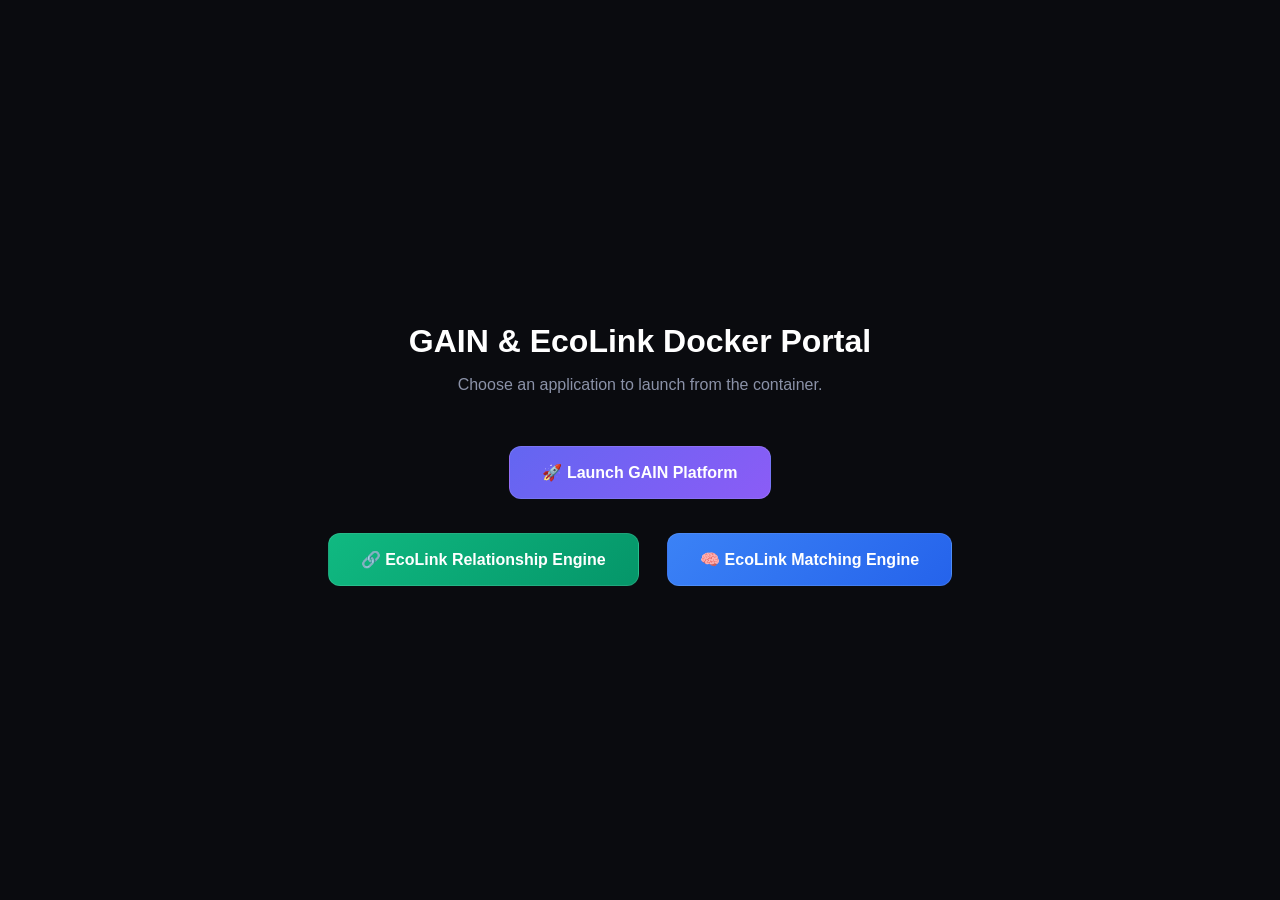
<file: index.html>
<!DOCTYPE html>
<html lang="en">
<head>
  <meta charset="UTF-8">
  <title>Cradle GAIN & EcoLink Portal</title>
  <style>
    body { font-family: 'Segoe UI', Roboto, Helvetica, Arial, sans-serif; background: #0A0B0F; color: white; display: flex; align-items: center; justify-content: center; height: 100vh; margin: 0; }
    .container { text-align: center; }
    .btn { display: inline-block; padding: 16px 32px; margin: 12px; border-radius: 12px; text-decoration: none; font-weight: bold; font-size: 16px; transition: all 0.2s; border: 1px solid rgba(255,255,255,0.1); }
    .btn:hover { transform: translateY(-4px); box-shadow: 0 10px 25px rgba(0,0,0,0.5); }
    .btn-gain { background: linear-gradient(135deg, #6366F1, #8B5CF6); color: white; }
    .btn-rel { background: linear-gradient(135deg, #10B981, #059669); color: white; }
    .btn-match { background: linear-gradient(135deg, #3B82F6, #2563EB); color: white; }
  </style>
</head>
<body>
  <div class="container">
    <h1 style="font-size: 32px; margin-bottom: 8px;">GAIN & EcoLink Docker Portal</h1>
    <p style="color: #8B92A8; margin-bottom: 40px;">Choose an application to launch from the container.</p>
    
    <div>
      <a href="gain-platform/index.html" class="btn btn-gain">🚀 Launch GAIN Platform</a>
    </div>
    <div style="margin-top: 10px;">
      <a href="ecolink-matching/relationship-demo.html" class="btn btn-rel">🔗 EcoLink Relationship Engine</a>
      <a href="ecolink-matching/demo.html" class="btn btn-match">🧠 EcoLink Matching Engine</a>
    </div>
  </div>
</body>
</html>
</file>
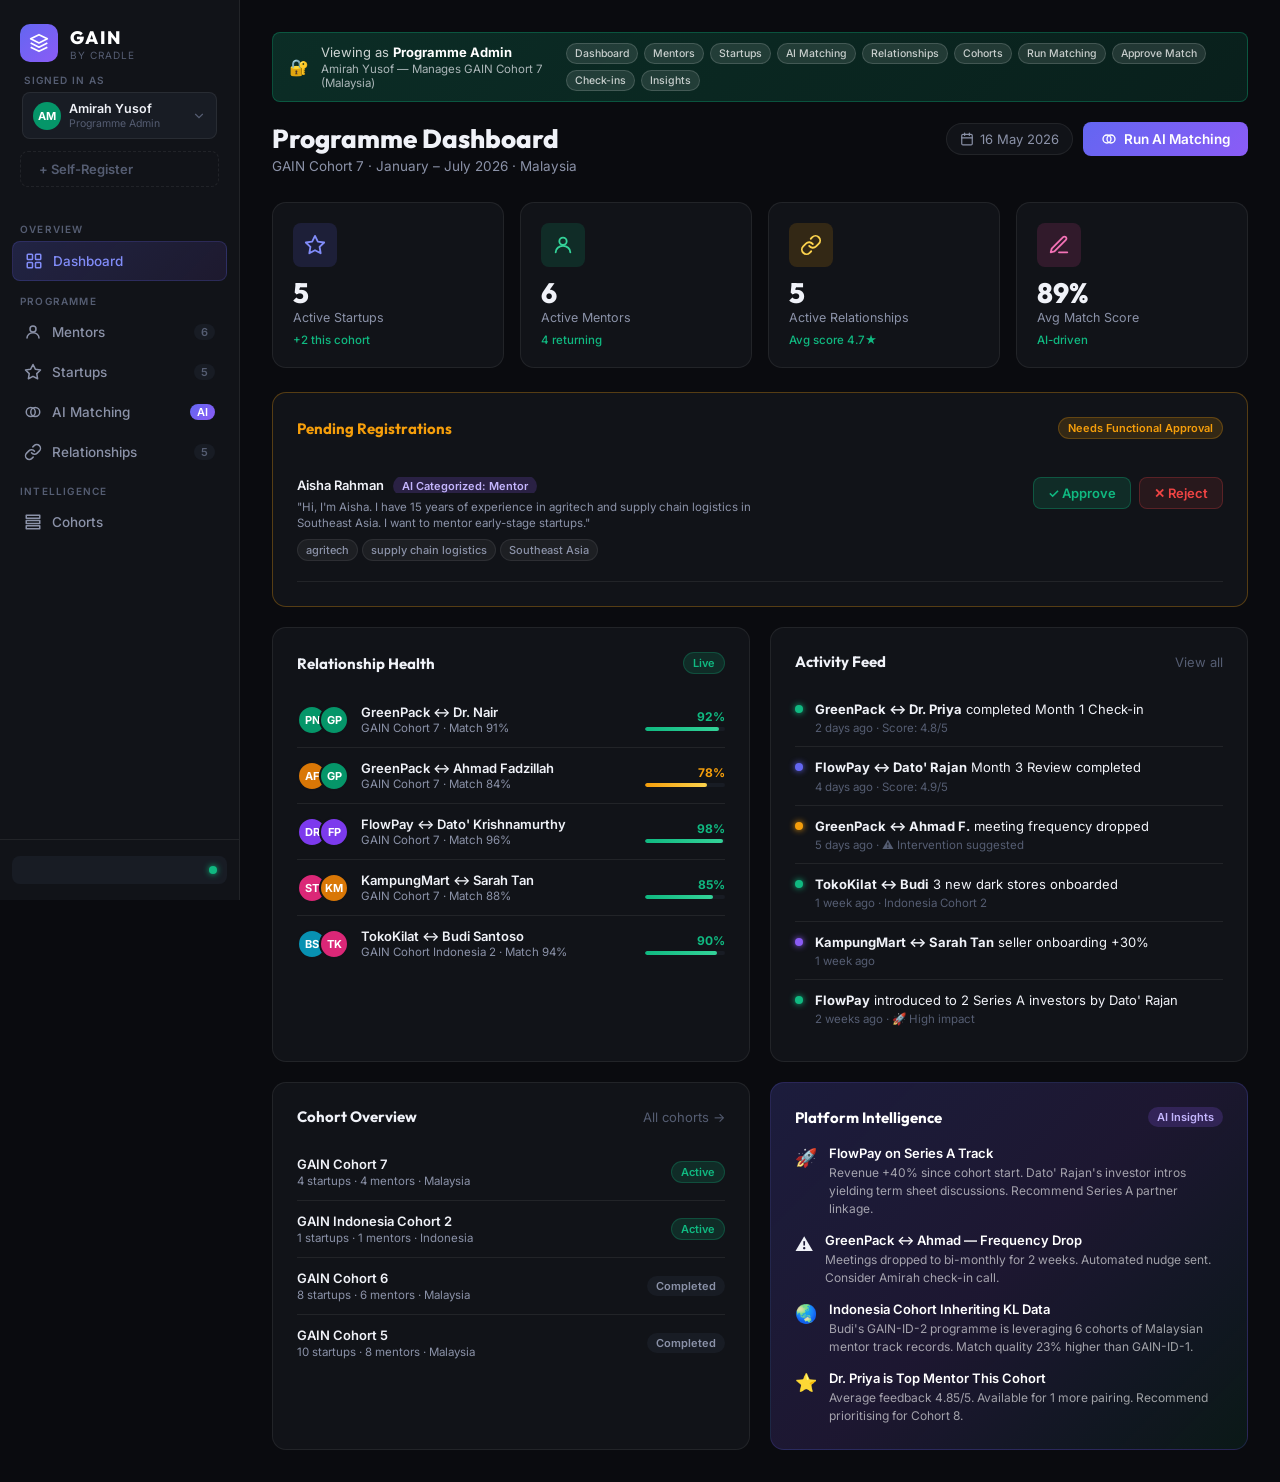
<file: gain-platform/index.html>
<!DOCTYPE html>
<html lang="en">
<head>
  <meta charset="UTF-8" />
  <meta name="viewport" content="width=device-width, initial-scale=1.0" />
  <title>GAIN Platform — AI-Enabled Mentorship by Cradle</title>
  <meta name="description" content="GAIN Programme's AI-powered mentor-startup matching and relationship management platform for Malaysia, Indonesia, and Thailand." />
  <link rel="preconnect" href="https://fonts.googleapis.com" />
  <link rel="preconnect" href="https://fonts.gstatic.com" crossorigin />
  <link href="https://fonts.googleapis.com/css2?family=Inter:wght@300;400;500;600;700;800;900&family=Outfit:wght@400;500;600;700;800&display=swap" rel="stylesheet" />
  <link rel="stylesheet" href="styles.css" />
</head>
<body>
  <!-- Mobile Header -->
  <div class="mobile-header">
    <div class="logo">
      <div class="logo-icon">
        <svg viewBox="0 0 24 24" fill="none" xmlns="http://www.w3.org/2000/svg">
          <path d="M12 2L2 7L12 12L22 7L12 2Z" stroke="currentColor" stroke-width="2" stroke-linejoin="round"/>
          <path d="M2 17L12 22L22 17" stroke="currentColor" stroke-width="2" stroke-linejoin="round"/>
          <path d="M2 12L12 17L22 12" stroke="currentColor" stroke-width="2" stroke-linejoin="round"/>
        </svg>
      </div>
      <div class="logo-title">GAIN</div>
    </div>
    <button class="mobile-menu-btn" id="mobile-menu-btn">
      <svg viewBox="0 0 24 24" fill="none" width="28" height="28"><path d="M3 12h18M3 6h18M3 18h18" stroke="currentColor" stroke-width="2" stroke-linecap="round"/></svg>
    </button>
  </div>

  <!-- Sidebar -->
  <aside class="sidebar" id="sidebar">
    <button class="mobile-close-btn" id="mobile-close-btn">✕</button>
    <div class="sidebar-header">
      <div class="logo">
        <div class="logo-icon">
          <svg viewBox="0 0 24 24" fill="none" xmlns="http://www.w3.org/2000/svg">
            <path d="M12 2L2 7L12 12L22 7L12 2Z" stroke="currentColor" stroke-width="2" stroke-linejoin="round"/>
            <path d="M2 17L12 22L22 17" stroke="currentColor" stroke-width="2" stroke-linejoin="round"/>
            <path d="M2 12L12 17L22 12" stroke="currentColor" stroke-width="2" stroke-linejoin="round"/>
          </svg>
        </div>
        <div>
          <div class="logo-title">GAIN</div>
          <div class="logo-sub">by Cradle</div>
        </div>
      </div>
      <!-- Role Switcher -->
      <div class="role-switcher" id="role-switcher">
        <div class="role-switcher-label">Signed in as</div>
        <div class="role-switcher-trigger" id="role-switcher-trigger">
          <div class="user-avatar" id="rbac-user-initials" style="width:28px;height:28px;font-size:11px">AM</div>
          <div class="role-switcher-info">
            <div class="role-switcher-name" id="rbac-user-name">Amirah Yusof</div>
            <div class="role-switcher-role" id="rbac-user-role">Programme Admin</div>
          </div>
          <svg class="role-switcher-caret" viewBox="0 0 24 24" fill="none" width="14" height="14"><path d="M6 9l6 6 6-6" stroke="currentColor" stroke-width="2" stroke-linecap="round"/></svg>
        </div>
        <div class="role-dropdown hidden" id="role-dropdown"></div>
      </div>
      <!-- Register Button -->
      <button class="btn btn-ghost" id="open-register-btn" style="width:100%;margin-top:8px;border:1px dashed var(--border);border-radius:var(--radius-sm)">+ Self-Register</button>
    </div>

    <nav class="sidebar-nav">
      <div class="nav-section-label" id="nav-label-overview">Overview</div>
      <a href="#" class="nav-item active" data-page="dashboard" id="nav-dashboard">
        <span class="nav-icon">
          <svg viewBox="0 0 24 24" fill="none"><rect x="3" y="3" width="7" height="7" rx="1" stroke="currentColor" stroke-width="2"/><rect x="14" y="3" width="7" height="7" rx="1" stroke="currentColor" stroke-width="2"/><rect x="3" y="14" width="7" height="7" rx="1" stroke="currentColor" stroke-width="2"/><rect x="14" y="14" width="7" height="7" rx="1" stroke="currentColor" stroke-width="2"/></svg>
        </span>
        Dashboard
      </a>

      <div class="nav-section-label" id="nav-label-programme">Programme</div>
      <a href="#" class="nav-item" data-page="mentors" id="nav-mentors">
        <span class="nav-icon">
          <svg viewBox="0 0 24 24" fill="none"><circle cx="12" cy="8" r="4" stroke="currentColor" stroke-width="2"/><path d="M4 20c0-4 3.6-7 8-7s8 3 8 7" stroke="currentColor" stroke-width="2" stroke-linecap="round"/></svg>
        </span>
        Mentors
        <span class="nav-badge">6</span>
      </a>
      <a href="#" class="nav-item" data-page="startups" id="nav-startups">
        <span class="nav-icon">
          <svg viewBox="0 0 24 24" fill="none"><path d="M12 2L15.09 8.26L22 9.27L17 14.14L18.18 21.02L12 17.77L5.82 21.02L7 14.14L2 9.27L8.91 8.26L12 2Z" stroke="currentColor" stroke-width="2" stroke-linejoin="round"/></svg>
        </span>
        Startups
        <span class="nav-badge">5</span>
      </a>
      <a href="#" class="nav-item" data-page="matching" id="nav-matching">
        <span class="nav-icon">
          <svg viewBox="0 0 24 24" fill="none"><circle cx="9" cy="12" r="6" stroke="currentColor" stroke-width="2"/><circle cx="15" cy="12" r="6" stroke="currentColor" stroke-width="2"/></svg>
        </span>
        AI Matching
        <span class="nav-badge new">AI</span>
      </a>
      <a href="#" class="nav-item" data-page="relationships" id="nav-relationships">
        <span class="nav-icon">
          <svg viewBox="0 0 24 24" fill="none"><path d="M10 13a5 5 0 0 0 7.54.54l3-3a5 5 0 0 0-7.07-7.07l-1.72 1.71" stroke="currentColor" stroke-width="2" stroke-linecap="round"/><path d="M14 11a5 5 0 0 0-7.54-.54l-3 3a5 5 0 0 0 7.07 7.07l1.71-1.71" stroke="currentColor" stroke-width="2" stroke-linecap="round"/></svg>
        </span>
        Relationships
        <span class="nav-badge">5</span>
      </a>

      <div class="nav-section-label" id="nav-label-intelligence">Intelligence</div>
      <a href="#" class="nav-item" data-page="cohorts" id="nav-cohorts">
        <span class="nav-icon">
          <svg viewBox="0 0 24 24" fill="none"><path d="M3 3h18v4H3z" stroke="currentColor" stroke-width="2" stroke-linejoin="round"/><path d="M3 10h18v4H3z" stroke="currentColor" stroke-width="2" stroke-linejoin="round"/><path d="M3 17h18v4H3z" stroke="currentColor" stroke-width="2" stroke-linejoin="round"/></svg>
        </span>
        Cohorts
      </a>
    </nav>

    <div class="sidebar-footer">
      <div class="user-chip">
        <div class="user-status" style="margin-left:auto;margin-right:0"></div>
      </div>
    </div>
  </aside>

  <!-- Main -->
  <main class="main" id="main-content">
    <!-- Role Banner -->
    <div class="role-banner" id="role-banner">
      <div class="role-banner-left">
        <span class="role-banner-icon">🔐</span>
        <div>
          <div class="role-banner-top">Viewing as <strong id="role-banner-role">Programme Admin</strong></div>
          <div class="role-banner-sub"><span id="role-banner-name">Amirah Yusof</span> — <span id="role-banner-desc"></span></div>
        </div>
      </div>
      <div class="role-banner-right" id="role-banner-permissions"></div>
    </div>
    <!-- Dashboard Page -->
    <div class="page active" id="page-dashboard">
      <div class="page-header">
        <div>
          <h1 class="page-title">Programme Dashboard</h1>
          <p class="page-subtitle">GAIN Cohort 7 · January – July 2026 · Malaysia</p>
        </div>
        <div class="header-actions">
          <div class="date-chip">
            <svg viewBox="0 0 24 24" fill="none" width="14" height="14"><rect x="3" y="4" width="18" height="18" rx="2" stroke="currentColor" stroke-width="2"/><path d="M16 2v4M8 2v4M3 10h18" stroke="currentColor" stroke-width="2" stroke-linecap="round"/></svg>
            16 May 2026
          </div>
          <button class="btn btn-primary" id="run-matching-btn" data-permission="run_matching">
            <svg viewBox="0 0 24 24" fill="none" width="16" height="16"><circle cx="9" cy="12" r="6" stroke="currentColor" stroke-width="2"/><circle cx="15" cy="12" r="6" stroke="currentColor" stroke-width="2"/></svg>
            Run AI Matching
          </button>
        </div>
      </div>

      <!-- KPI Cards -->
      <div class="kpi-grid">
        <div class="kpi-card">
          <div class="kpi-icon" style="background: rgba(99,102,241,0.15); color: #818CF8">
            <svg viewBox="0 0 24 24" fill="none" width="22" height="22"><path d="M12 2L15.09 8.26L22 9.27L17 14.14L18.18 21.02L12 17.77L5.82 21.02L7 14.14L2 9.27L8.91 8.26L12 2Z" stroke="currentColor" stroke-width="2" stroke-linejoin="round"/></svg>
          </div>
          <div class="kpi-content">
            <div class="kpi-value">5</div>
            <div class="kpi-label">Active Startups</div>
          </div>
          <div class="kpi-trend up">+2 this cohort</div>
        </div>
        <div class="kpi-card">
          <div class="kpi-icon" style="background: rgba(16,185,129,0.15); color: #34D399">
            <svg viewBox="0 0 24 24" fill="none" width="22" height="22"><circle cx="12" cy="8" r="4" stroke="currentColor" stroke-width="2"/><path d="M4 20c0-4 3.6-7 8-7s8 3 8 7" stroke="currentColor" stroke-width="2" stroke-linecap="round"/></svg>
          </div>
          <div class="kpi-content">
            <div class="kpi-value">6</div>
            <div class="kpi-label">Active Mentors</div>
          </div>
          <div class="kpi-trend up">4 returning</div>
        </div>
        <div class="kpi-card">
          <div class="kpi-icon" style="background: rgba(245,158,11,0.15); color: #FCD34D">
            <svg viewBox="0 0 24 24" fill="none" width="22" height="22"><path d="M10 13a5 5 0 0 0 7.54.54l3-3a5 5 0 0 0-7.07-7.07l-1.72 1.71" stroke="currentColor" stroke-width="2" stroke-linecap="round"/><path d="M14 11a5 5 0 0 0-7.54-.54l-3 3a5 5 0 0 0 7.07 7.07l1.71-1.71" stroke="currentColor" stroke-width="2" stroke-linecap="round"/></svg>
          </div>
          <div class="kpi-content">
            <div class="kpi-value">5</div>
            <div class="kpi-label">Active Relationships</div>
          </div>
          <div class="kpi-trend up">Avg score 4.7★</div>
        </div>
        <div class="kpi-card">
          <div class="kpi-icon" style="background: rgba(236,72,153,0.15); color: #F472B6">
            <svg viewBox="0 0 24 24" fill="none" width="22" height="22"><path d="M12 20h9" stroke="currentColor" stroke-width="2" stroke-linecap="round"/><path d="M16.5 3.5a2.121 2.121 0 013 3L7 19l-4 1 1-4L16.5 3.5z" stroke="currentColor" stroke-width="2" stroke-linecap="round" stroke-linejoin="round"/></svg>
          </div>
          <div class="kpi-content">
            <div class="kpi-value">89%</div>
            <div class="kpi-label">Avg Match Score</div>
          </div>
          <div class="kpi-trend up">AI-driven</div>
        </div>
      </div>

      <!-- Pending Registrations (Programme Admin) -->
      <div class="card" id="pending-registrations-card" style="display:none;margin-bottom:20px;border-color:rgba(245,158,11,0.3)">
        <div class="card-header">
          <h2 class="card-title" style="color:var(--yellow)">Pending Registrations</h2>
          <span class="badge badge-yellow">Needs Functional Approval</span>
        </div>
        <div class="relationship-list" id="pending-registrations-list"></div>
      </div>

      <!-- Two-col layout: Activity + Health -->
      <div class="dashboard-grid">
        <!-- Relationship Health -->
        <div class="card">
          <div class="card-header">
            <h2 class="card-title">Relationship Health</h2>
            <span class="badge badge-green">Live</span>
          </div>
          <div class="relationship-list" id="dashboard-rel-list"></div>
        </div>

        <!-- Activity Feed -->
        <div class="card">
          <div class="card-header">
            <h2 class="card-title">Activity Feed</h2>
            <button class="btn-ghost">View all</button>
          </div>
          <div class="activity-feed" id="activity-feed">
            <div class="activity-item">
              <div class="activity-dot green"></div>
              <div class="activity-content">
                <div class="activity-text"><strong>GreenPack ↔ Dr. Priya</strong> completed Month 1 Check-in</div>
                <div class="activity-time">2 days ago · Score: 4.8/5</div>
              </div>
            </div>
            <div class="activity-item">
              <div class="activity-dot blue"></div>
              <div class="activity-content">
                <div class="activity-text"><strong>FlowPay ↔ Dato' Rajan</strong> Month 3 Review completed</div>
                <div class="activity-time">4 days ago · Score: 4.9/5</div>
              </div>
            </div>
            <div class="activity-item">
              <div class="activity-dot yellow"></div>
              <div class="activity-content">
                <div class="activity-text"><strong>GreenPack ↔ Ahmad F.</strong> meeting frequency dropped</div>
                <div class="activity-time">5 days ago · ⚠️ Intervention suggested</div>
              </div>
            </div>
            <div class="activity-item">
              <div class="activity-dot green"></div>
              <div class="activity-content">
                <div class="activity-text"><strong>TokoKilat ↔ Budi</strong> 3 new dark stores onboarded</div>
                <div class="activity-time">1 week ago · Indonesia Cohort 2</div>
              </div>
            </div>
            <div class="activity-item">
              <div class="activity-dot purple"></div>
              <div class="activity-content">
                <div class="activity-text"><strong>KampungMart ↔ Sarah Tan</strong> seller onboarding +30%</div>
                <div class="activity-time">1 week ago</div>
              </div>
            </div>
            <div class="activity-item">
              <div class="activity-dot green"></div>
              <div class="activity-content">
                <div class="activity-text"><strong>FlowPay</strong> introduced to 2 Series A investors by Dato' Rajan</div>
                <div class="activity-time">2 weeks ago · 🚀 High impact</div>
              </div>
            </div>
          </div>
        </div>

        <!-- Cohort Progress -->
        <div class="card">
          <div class="card-header">
            <h2 class="card-title">Cohort Overview</h2>
            <button class="btn-ghost" data-goto="cohorts">All cohorts →</button>
          </div>
          <div id="dashboard-cohort-list"></div>
        </div>

        <!-- Intelligence Card -->
        <div class="card card-gradient">
          <div class="card-header">
            <h2 class="card-title" style="color:white">Platform Intelligence</h2>
            <span class="badge badge-purple">AI Insights</span>
          </div>
          <div class="insight-list">
            <div class="insight-item">
              <div class="insight-icon">🚀</div>
              <div>
                <div class="insight-title">FlowPay on Series A Track</div>
                <div class="insight-body">Revenue +40% since cohort start. Dato' Rajan's investor intros yielding term sheet discussions. Recommend Series A partner linkage.</div>
              </div>
            </div>
            <div class="insight-item">
              <div class="insight-icon">⚠️</div>
              <div>
                <div class="insight-title">GreenPack ↔ Ahmad — Frequency Drop</div>
                <div class="insight-body">Meetings dropped to bi-monthly for 2 weeks. Automated nudge sent. Consider Amirah check-in call.</div>
              </div>
            </div>
            <div class="insight-item">
              <div class="insight-icon">🌏</div>
              <div>
                <div class="insight-title">Indonesia Cohort Inheriting KL Data</div>
                <div class="insight-body">Budi's GAIN-ID-2 programme is leveraging 6 cohorts of Malaysian mentor track records. Match quality 23% higher than GAIN-ID-1.</div>
              </div>
            </div>
            <div class="insight-item">
              <div class="insight-icon">⭐</div>
              <div>
                <div class="insight-title">Dr. Priya is Top Mentor This Cohort</div>
                <div class="insight-body">Average feedback 4.85/5. Available for 1 more pairing. Recommend prioritising for Cohort 8.</div>
              </div>
            </div>
          </div>
        </div>
      </div>
    </div>

    <!-- Mentors Page -->
    <div class="page" id="page-mentors">
      <div class="page-header">
        <div>
          <h1 class="page-title">Mentor Pool</h1>
          <p class="page-subtitle">6 mentors across Malaysia, Indonesia & Thailand</p>
        </div>
        <div class="header-actions">
          <div class="search-box">
            <svg viewBox="0 0 24 24" fill="none" width="16" height="16"><circle cx="11" cy="11" r="8" stroke="currentColor" stroke-width="2"/><path d="M21 21l-4.35-4.35" stroke="currentColor" stroke-width="2" stroke-linecap="round"/></svg>
            <input type="text" placeholder="Search mentors..." id="mentor-search" />
          </div>
          <button class="btn btn-primary" data-permission="create_mentor">+ Add Mentor</button>
        </div>
      </div>
      <div class="entity-grid" id="mentor-grid"></div>
    </div>

    <!-- Startups Page -->
    <div class="page" id="page-startups">
      <div class="page-header">
        <div>
          <h1 class="page-title">Startup Portfolio</h1>
          <p class="page-subtitle">5 startups across 2 active cohorts</p>
        </div>
        <div class="header-actions">
          <div class="search-box">
            <svg viewBox="0 0 24 24" fill="none" width="16" height="16"><circle cx="11" cy="11" r="8" stroke="currentColor" stroke-width="2"/><path d="M21 21l-4.35-4.35" stroke="currentColor" stroke-width="2" stroke-linecap="round"/></svg>
            <input type="text" placeholder="Search startups..." id="startup-search" />
          </div>
          <button class="btn btn-primary" data-permission="create_startup">+ Add Startup</button>
        </div>
      </div>
      <div class="entity-grid" id="startup-grid"></div>
    </div>

    <!-- AI Matching Page -->
    <div class="page" id="page-matching">
      <div class="page-header">
        <div>
          <h1 class="page-title">AI Matching Engine</h1>
          <p class="page-subtitle">Data-driven mentor-startup compatibility scoring</p>
        </div>
        <div class="header-actions">
          <button class="btn btn-primary" id="run-match-page-btn" data-permission="run_matching">
            <svg viewBox="0 0 24 24" fill="none" width="16" height="16"><polygon points="5 3 19 12 5 21 5 3" stroke="currentColor" stroke-width="2" fill="currentColor"/></svg>
            Run Matching
          </button>
        </div>
      </div>

      <div class="matching-layout">
        <!-- Selector -->
        <div class="card matching-selector">
          <div class="card-header">
            <h2 class="card-title">Select Startup</h2>
          </div>
          <div class="startup-selector-list" id="startup-selector"></div>
        </div>

        <!-- Results -->
        <div class="matching-results-panel">
          <div id="matching-placeholder" class="matching-placeholder">
            <div class="placeholder-icon">
              <svg viewBox="0 0 24 24" fill="none" width="48" height="48"><circle cx="9" cy="12" r="6" stroke="currentColor" stroke-width="1.5"/><circle cx="15" cy="12" r="6" stroke="currentColor" stroke-width="1.5"/></svg>
            </div>
            <div class="placeholder-title">Select a startup to see mentor matches</div>
            <div class="placeholder-sub">The AI engine will score all mentors against the startup's needs, expertise fit, geography, and track record.</div>
          </div>
          <div id="matching-results" class="hidden"></div>
        </div>
      </div>
    </div>

    <!-- Relationships Page -->
    <div class="page" id="page-relationships">
      <div class="page-header">
        <div>
          <h1 class="page-title">Relationships</h1>
          <p class="page-subtitle">5 live mentorship relationships across 2 programmes</p>
        </div>
        <div class="header-actions">
          <select class="select-filter" id="rel-filter">
            <option value="all">All Programmes</option>
            <option value="GAIN-7">GAIN Cohort 7</option>
            <option value="GAIN-ID-2">Indonesia Cohort 2</option>
          </select>
        </div>
      </div>
      <div id="relationships-list"></div>
      <!-- Detail Modal -->
      <div class="modal-overlay hidden" id="rel-modal-overlay">
        <div class="modal" id="rel-modal">
          <button class="modal-close" id="rel-modal-close">✕</button>
          <div id="rel-modal-content"></div>
        </div>
      </div>
    </div>

    <!-- Cohorts Page -->
    <div class="page" id="page-cohorts">
      <div class="page-header">
        <div>
          <h1 class="page-title">Cohort History</h1>
          <p class="page-subtitle">Every cohort is archived — nothing is lost</p>
        </div>
        <div class="header-actions">
          <button class="btn btn-primary" id="open-new-cohort-btn">+ New Programme</button>
        </div>
      </div>
      <div id="cohorts-list"></div>
    </div>
  </main>

  <!-- Registration Modal -->
  <div class="modal-overlay hidden" id="register-modal-overlay">
    <div class="modal" id="register-modal">
      <button class="modal-close" id="register-modal-close">✕</button>
      <h2 style="font-family:'Outfit',sans-serif;font-size:22px;font-weight:800;margin-bottom:8px">Join the GAIN Platform</h2>
      <p style="font-size:13px;color:var(--text2);margin-bottom:20px;line-height:1.5">Please fill out your details below to register.</p>
      
      <div style="background:var(--surface2);border-radius:10px;padding:16px;margin-bottom:20px;display:flex;flex-direction:column;gap:12px">
        <div>
          <label style="display:block;font-size:12px;color:var(--text3);margin-bottom:4px">Full Name / Company Name</label>
          <input type="text" id="register-name" placeholder="e.g. Aisha Rahman" style="width:100%;background:var(--surface);border:1px solid var(--border);color:var(--text);padding:8px 12px;border-radius:6px;font-family:'Inter',sans-serif;font-size:13px;outline:none">
        </div>
        
        <div>
          <label style="display:block;font-size:12px;color:var(--text3);margin-bottom:4px">I am registering as a...</label>
          <select id="register-type" style="width:100%;background:var(--surface);border:1px solid var(--border);color:var(--text);padding:8px 12px;border-radius:6px;font-family:'Inter',sans-serif;font-size:13px;outline:none">
            <option value="Mentor">Mentor (Giving advice)</option>
            <option value="Startup">Startup (Seeking advice)</option>
          </select>
        </div>

        <div>
          <label style="display:block;font-size:12px;color:var(--text3);margin-bottom:4px">Brief Bio / Description</label>
          <textarea id="register-bio" placeholder="Briefly describe your background or your startup..." style="width:100%;background:var(--surface);border:1px solid var(--border);color:var(--text);padding:8px 12px;border-radius:6px;font-family:'Inter',sans-serif;font-size:13px;resize:vertical;min-height:80px;outline:none"></textarea>
        </div>

        <div>
          <label style="display:block;font-size:12px;color:var(--text3);margin-bottom:4px">Keywords / Tags (comma separated)</label>
          <input type="text" id="register-tags" placeholder="e.g. Fintech, Series A, Marketing" style="width:100%;background:var(--surface);border:1px solid var(--border);color:var(--text);padding:8px 12px;border-radius:6px;font-family:'Inter',sans-serif;font-size:13px;outline:none">
        </div>
      </div>
      
      <div style="display:flex;justify-content:flex-end">
        <button class="btn btn-primary" id="submit-register-btn">Submit Registration</button>
      </div>
    </div>
  </div>

  <!-- New Cohort Modal -->
  <div class="modal-overlay hidden" id="cohort-modal-overlay">
    <div class="modal" id="cohort-modal">
      <button class="modal-close" id="cohort-modal-close">✕</button>
      <h2 style="font-family:'Outfit',sans-serif;font-size:22px;font-weight:800;margin-bottom:8px">Create New Programme</h2>
      
      <div style="background:var(--surface2);border-radius:10px;padding:16px;margin-bottom:20px;display:flex;flex-direction:column;gap:12px;margin-top:20px">
        <div>
          <label style="display:block;font-size:12px;color:var(--text3);margin-bottom:4px">Programme Name</label>
          <input type="text" id="cohort-name" placeholder="e.g. GAIN Cohort 8" style="width:100%;background:var(--surface);border:1px solid var(--border);color:var(--text);padding:8px 12px;border-radius:6px;font-family:'Inter',sans-serif;font-size:13px;outline:none">
        </div>
        <div>
          <label style="display:block;font-size:12px;color:var(--text3);margin-bottom:4px">Country / Region</label>
          <input type="text" id="cohort-country" placeholder="e.g. Malaysia" style="width:100%;background:var(--surface);border:1px solid var(--border);color:var(--text);padding:8px 12px;border-radius:6px;font-family:'Inter',sans-serif;font-size:13px;outline:none">
        </div>
        <div style="display:flex;gap:12px">
            <div style="flex:1">
              <label style="display:block;font-size:12px;color:var(--text3);margin-bottom:4px">Start Date</label>
              <input type="date" id="cohort-start" style="width:100%;background:var(--surface);border:1px solid var(--border);color:var(--text);padding:8px 12px;border-radius:6px;font-family:'Inter',sans-serif;font-size:13px;outline:none">
            </div>
            <div style="flex:1">
              <label style="display:block;font-size:12px;color:var(--text3);margin-bottom:4px">End Date</label>
              <input type="date" id="cohort-end" style="width:100%;background:var(--surface);border:1px solid var(--border);color:var(--text);padding:8px 12px;border-radius:6px;font-family:'Inter',sans-serif;font-size:13px;outline:none">
            </div>
        </div>
      </div>
      
      <div style="display:flex;justify-content:flex-end">
        <button class="btn btn-primary" id="submit-cohort-btn">Create Programme</button>
      </div>
    </div>
  </div>

  <script src="data.js"></script>
  <script src="rbac.js"></script>
  <script src="app.js"></script>
</body>
</html>
</file>
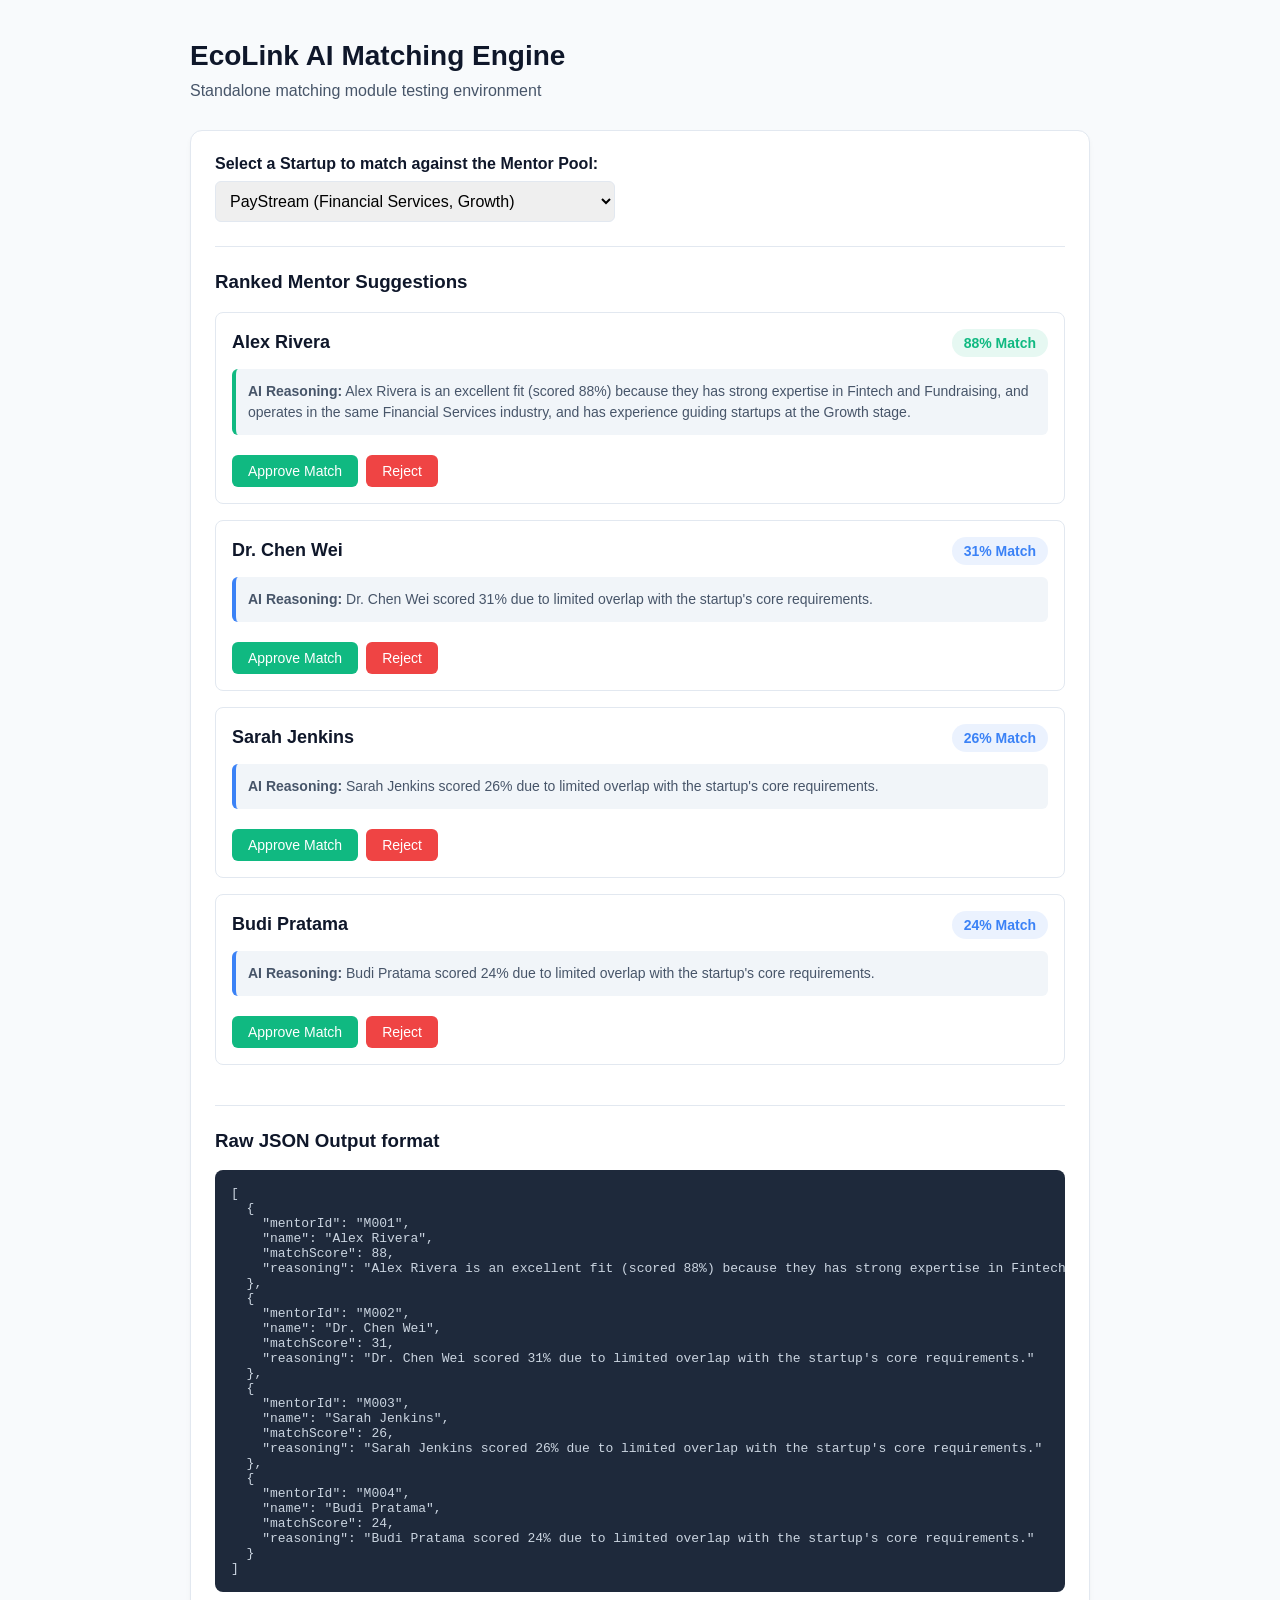
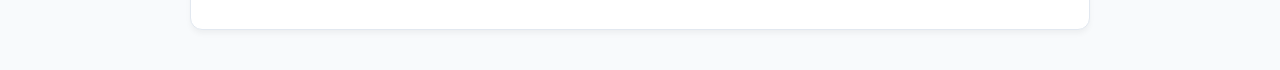
<file: ecolink-matching/demo.html>
<!DOCTYPE html>
<html lang="en">
<head>
  <meta charset="UTF-8">
  <meta name="viewport" content="width=device-width, initial-scale=1.0">
  <title>EcoLink AI Mentor Matcher</title>
  <style>
    :root { --surface: #f8fafc; --surface2: #ffffff; --border: #e2e8f0; --text: #0f172a; --text2: #475569; --primary: #3b82f6; --green: #10b981; }
    body { font-family: -apple-system, BlinkMacSystemFont, "Segoe UI", Roboto, Helvetica, Arial, sans-serif; background: var(--surface); color: var(--text); padding: 40px; margin: 0; }
    .container { max-width: 900px; margin: 0 auto; }
    .header { margin-bottom: 30px; }
    .header h1 { margin: 0 0 10px 0; font-size: 28px; }
    .header p { margin: 0; color: var(--text2); }
    .panel { background: var(--surface2); border: 1px solid var(--border); border-radius: 12px; padding: 24px; box-shadow: 0 4px 6px -1px rgba(0,0,0,0.05); }
    
    .startup-selector { margin-bottom: 24px; padding-bottom: 24px; border-bottom: 1px solid var(--border); }
    select { padding: 10px; border-radius: 6px; border: 1px solid var(--border); width: 100%; max-width: 400px; font-size: 16px; margin-top: 8px; }
    
    .result-card { border: 1px solid var(--border); border-radius: 8px; padding: 16px; margin-bottom: 16px; display: flex; flex-direction: column; gap: 12px; transition: border-color 0.2s; }
    .result-card:hover { border-color: var(--primary); }
    .card-header { display: flex; justify-content: space-between; align-items: center; }
    .mentor-name { font-size: 18px; font-weight: 600; margin: 0; }
    .score-badge { background: rgba(59,130,246,0.1); color: var(--primary); padding: 6px 12px; border-radius: 20px; font-weight: 700; font-size: 14px; }
    .score-badge.high { background: rgba(16,185,129,0.1); color: var(--green); }
    .reasoning { font-size: 14px; color: var(--text2); line-height: 1.5; background: #f1f5f9; padding: 12px; border-radius: 6px; border-left: 4px solid var(--primary); }
    .reasoning.high { border-left-color: var(--green); }
    
    .btn { background: var(--primary); color: white; border: none; padding: 8px 16px; border-radius: 6px; font-size: 14px; font-weight: 500; cursor: pointer; transition: opacity 0.2s; }
    .btn:hover { opacity: 0.9; }
    .btn-approve { background: var(--green); }
    .btn-reject { background: #ef4444; }
    
    .actions { display: flex; gap: 8px; margin-top: 8px; }
    
    pre { background: #1e293b; color: #cbd5e1; padding: 16px; border-radius: 8px; overflow-x: auto; font-size: 13px; }
  </style>
</head>
<body>

  <div class="container">
    <div class="header">
      <h1>EcoLink AI Matching Engine</h1>
      <p>Standalone matching module testing environment</p>
    </div>

    <div class="panel">
      <div class="startup-selector">
        <label style="font-weight: 600; display: block;">Select a Startup to match against the Mentor Pool:</label>
        <select id="startup-select"></select>
      </div>
      
      <h3 style="margin-top: 0;">Ranked Mentor Suggestions</h3>
      <div id="results-container"></div>
      
      <h3 style="margin-top: 40px; border-top: 1px solid var(--border); padding-top: 24px;">Raw JSON Output format</h3>
      <pre id="json-output"></pre>
    </div>
  </div>

  <script src="mockData.js"></script>
  <script src="ecolinkEngine.js"></script>
  <script>
    const startupSelect = document.getElementById('startup-select');
    const resultsContainer = document.getElementById('results-container');
    const jsonOutput = document.getElementById('json-output');

    // Populate dropdown
    STARTUPS.forEach(s => {
      const opt = document.createElement('option');
      opt.value = s.id;
      opt.textContent = `${s.name} (${s.industry}, ${s.stage})`;
      startupSelect.appendChild(opt);
    });

    function runMatching() {
      const selectedId = startupSelect.value;
      const startup = STARTUPS.find(s => s.id === selectedId);
      
      // Run the engine module
      const rankedMatches = EcoLinkMatcher.matchMentors(startup, MENTORS);
      
      // Render UI
      resultsContainer.innerHTML = '';
      rankedMatches.forEach(match => {
        const isHigh = match.matchScore >= 80;
        const el = document.createElement('div');
        el.className = 'result-card';
        el.innerHTML = `
          <div class="card-header">
            <h4 class="mentor-name">${match.name}</h4>
            <div class="score-badge ${isHigh ? 'high' : ''}">${match.matchScore}% Match</div>
          </div>
          <div class="reasoning ${isHigh ? 'high' : ''}">
            <strong>AI Reasoning:</strong> ${match.reasoning}
          </div>
          <div class="actions">
            <button class="btn btn-approve">Approve Match</button>
            <button class="btn btn-reject">Reject</button>
          </div>
        `;
        resultsContainer.appendChild(el);
      });
      
      // Render JSON
      // Omit the breakdown object for the clean output format required by prompt
      const cleanJson = rankedMatches.map(m => ({
        mentorId: m.mentorId,
        name: m.name,
        matchScore: m.matchScore,
        reasoning: m.reasoning
      }));
      jsonOutput.textContent = JSON.stringify(cleanJson, null, 2);
    }

    startupSelect.addEventListener('change', runMatching);
    runMatching(); // Init
  </script>

</body>
</html>
</file>
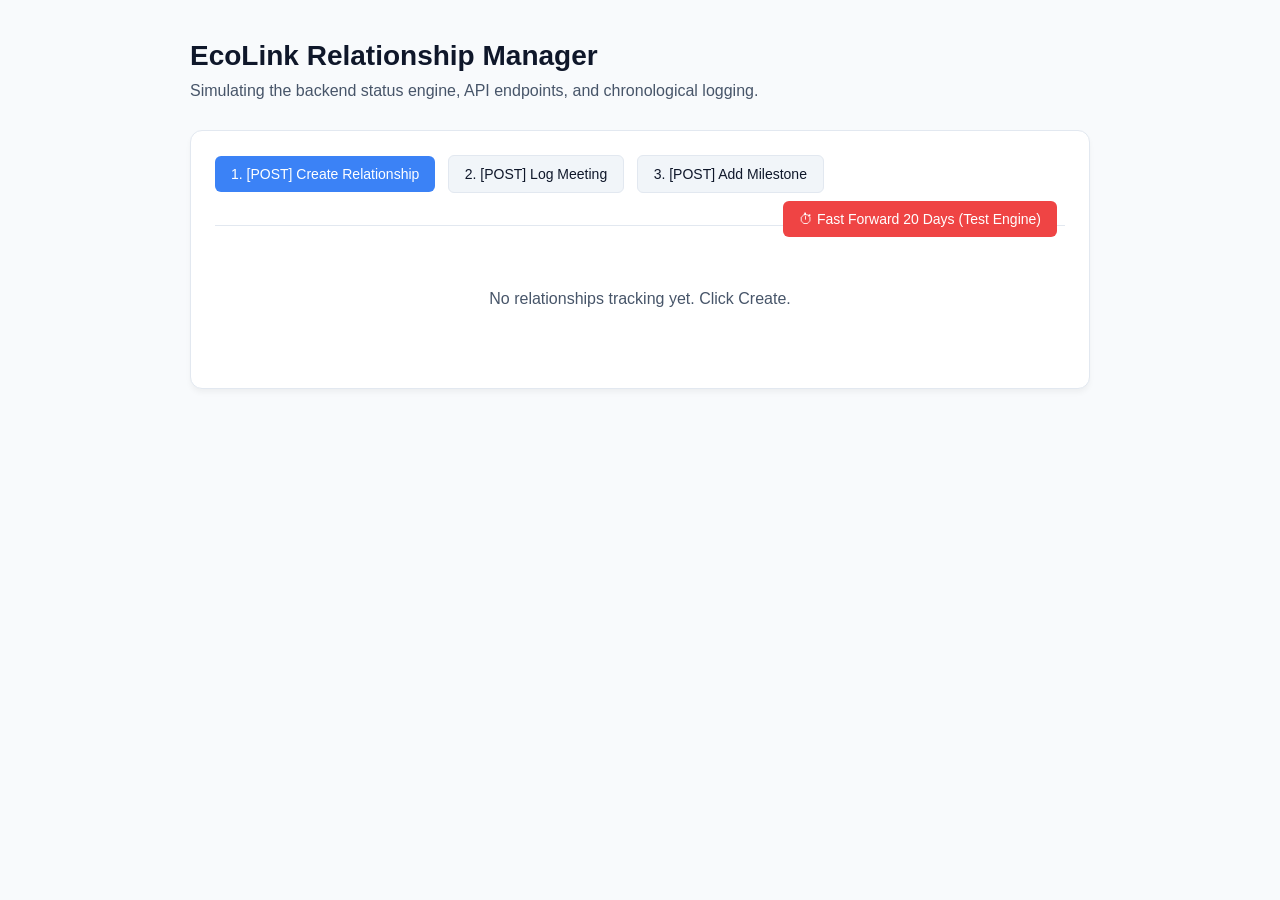
<file: ecolink-matching/relationship-demo.html>
<!DOCTYPE html>
<html lang="en">
<head>
  <meta charset="UTF-8">
  <meta name="viewport" content="width=device-width, initial-scale=1.0">
  <title>EcoLink Relationship Management</title>
  <style>
    :root { --surface: #f8fafc; --surface2: #ffffff; --border: #e2e8f0; --text: #0f172a; --text2: #475569; --primary: #3b82f6; --green: #10b981; --yellow: #f59e0b; --red: #ef4444; }
    body { font-family: -apple-system, BlinkMacSystemFont, "Segoe UI", Roboto, Helvetica, Arial, sans-serif; background: var(--surface); color: var(--text); padding: 40px; margin: 0; }
    .container { max-width: 900px; margin: 0 auto; }
    .header { margin-bottom: 30px; }
    .header h1 { margin: 0 0 10px 0; font-size: 28px; }
    .header p { margin: 0; color: var(--text2); }
    .panel { background: var(--surface2); border: 1px solid var(--border); border-radius: 12px; padding: 24px; box-shadow: 0 4px 6px -1px rgba(0,0,0,0.05); }
    
    .status-badge { padding: 4px 10px; border-radius: 20px; font-weight: 700; font-size: 12px; text-transform: uppercase; }
    .status-Active { background: rgba(16,185,129,0.1); color: var(--green); }
    .status-Idle { background: rgba(245,158,11,0.1); color: var(--yellow); }
    .status-At-Risk { background: rgba(239,68,68,0.1); color: var(--red); }
    .status-Completed { background: rgba(59,130,246,0.1); color: var(--primary); }
    
    .btn { background: var(--primary); color: white; border: none; padding: 10px 16px; border-radius: 6px; font-size: 14px; font-weight: 500; cursor: pointer; transition: opacity 0.2s; margin-right: 8px; margin-bottom: 8px;}
    .btn:hover { opacity: 0.9; }
    .btn-secondary { background: #f1f5f9; color: var(--text); border: 1px solid var(--border); }
    .btn-secondary:hover { background: #e2e8f0; }
    .btn-danger { background: var(--red); }
    
    .top-actions { margin-bottom: 24px; padding-bottom: 24px; border-bottom: 1px solid var(--border); }
    
    .relationship-card { border: 1px solid var(--border); border-radius: 8px; padding: 16px; margin-bottom: 16px; }
    .card-header { display: flex; justify-content: space-between; align-items: center; border-bottom: 1px solid var(--border); padding-bottom: 12px; margin-bottom: 12px; }
    .rel-title { font-size: 18px; font-weight: 600; margin: 0; }
    
    pre { background: #1e293b; color: #cbd5e1; padding: 16px; border-radius: 8px; overflow-x: auto; font-size: 13px; margin: 0; }
    
    /* Pipeline UI */
    .pipeline { display: flex; align-items: flex-start; justify-content: space-between; margin: 24px 0; position: relative; padding: 0 20px; }
    .pipeline::before { content: ''; position: absolute; top: 12px; left: 40px; right: 40px; height: 3px; background: var(--border); z-index: 1; }
    .pipeline-node { display: flex; flex-direction: column; align-items: center; z-index: 2; width: 120px; text-align: center; }
    .node-circle { width: 26px; height: 26px; border-radius: 50%; background: var(--surface2); border: 3px solid var(--border); display: flex; align-items: center; justify-content: center; font-size: 12px; font-weight: bold; margin-bottom: 8px; }
    .node-title { font-size: 12px; font-weight: 600; color: var(--text); line-height: 1.3; margin-bottom: 4px; }
    .node-date { font-size: 11px; color: var(--text2); }
    
    /* Status Colors */
    .node-Completed .node-circle { border-color: var(--green); background: var(--green); color: white; }
    .node-In-Progress .node-circle { border-color: var(--primary); background: white; color: var(--primary); }
    .node-Pending .node-circle { border-color: var(--border); color: transparent; }
    .node-Missed .node-circle { border-color: var(--red); background: var(--red); color: white; }
    .pipeline-node.node-Completed ~ .pipeline-node .node-circle { /* subsequent nodes */ }
  </style>
</head>
<body>

  <div class="container">
    <div class="header">
      <h1>EcoLink Relationship Manager</h1>
      <p>Simulating the backend status engine, API endpoints, and chronological logging.</p>
    </div>

    <div class="panel">
      <div class="top-actions">
        <button class="btn" id="btn-create" onclick="demoCreate()">1. [POST] Create Relationship</button>
        <button class="btn btn-secondary" id="btn-meeting" onclick="demoMeeting()" disabled>2. [POST] Log Meeting</button>
        <button class="btn btn-secondary" id="btn-milestone" onclick="demoMilestone()" disabled>3. [POST] Add Milestone</button>
        <button class="btn btn-danger" id="btn-time" onclick="demoTimePass()" style="float:right" disabled>⏱ Fast Forward 20 Days (Test Engine)</button>
      </div>
      
      <div id="ui-container">
        <p style="color:var(--text2); text-align:center; padding: 40px 0;">No relationships tracking yet. Click Create.</p>
      </div>
    </div>
  </div>

  <script src="relationshipManager.js"></script>
  <script>
    const api = new EcoLinkRelationshipManager();
    let currentRelId = null;

    function renderUI() {
      const container = document.getElementById('ui-container');
      
      if (api.relationships.length === 0) return;
      
      const rel = api.getRelationship(currentRelId);
      
      container.innerHTML = `
        <div class="relationship-card">
          <div class="card-header">
            <div>
              <h4 class="rel-title">Mentor ${rel.mentorId} ↔ Startup ${rel.startupId}</h4>
              <div style="font-size:12px; color:var(--text2); margin-top:4px;">ID: ${rel.relationshipId} | Last Activity: ${new Date(rel.lastActivityDate).toLocaleDateString()}</div>
            </div>
            <div class="status-badge status-${rel.status}">${rel.status}</div>
          </div>
          
          <h5 style="margin: 0 0 16px 0; color:var(--text2)">Milestone Pipeline</h5>
          <div class="pipeline">
            ${rel.milestones.length === 0 ? '<div style="font-size:13px;color:var(--text3);width:100%;text-align:center">No milestones added yet.</div>' : ''}
            ${rel.milestones.map(ms => {
              const isPastTarget = new Date() > new Date(ms.targetDate);
              let nodeStatus = ms.status === 'Completed' ? 'Completed' : (isPastTarget ? 'Missed' : ms.status.replace(' ', '-'));
              let icon = ms.status === 'Completed' ? '✓' : (nodeStatus === 'Missed' ? '!' : '');
              
              return `
              <div class="pipeline-node node-${nodeStatus}">
                <div class="node-circle">${icon}</div>
                <div class="node-title">${ms.title}</div>
                <div class="node-date">${new Date(ms.targetDate).toLocaleDateString()}</div>
              </div>
              `;
            }).join('')}
          </div>

          <h5 style="margin: 24px 0 8px 0; color:var(--text2); border-top:1px solid var(--border); padding-top:16px;">JSON Output [GET /relationships/${rel.relationshipId}]</h5>
          <pre>${JSON.stringify(rel, null, 2)}</pre>
        </div>
      `;
    }

    function demoCreate() {
      const rel = api.createRelationship("M001", "S001", "ADMIN_1");
      currentRelId = rel.relationshipId;
      
      // Pre-seed some pipeline milestones to visualize immediately
      const d1 = new Date(api.currentDate); d1.setDate(d1.getDate() - 5);
      const d2 = new Date(api.currentDate); d2.setDate(d2.getDate() + 10);
      const d3 = new Date(api.currentDate); d3.setDate(d3.getDate() + 30);
      
      api.addMilestone(currentRelId, { title: "Problem Definition", description: "Validate problem space", status: "Completed", targetDate: d1.toISOString() });
      api.addMilestone(currentRelId, { title: "MVP Built", description: "First working prototype", status: "In Progress", targetDate: d2.toISOString() });
      api.addMilestone(currentRelId, { title: "Product Launch", description: "Public release", status: "Pending", targetDate: d3.toISOString() });

      document.getElementById('btn-meeting').disabled = false;
      document.getElementById('btn-milestone').disabled = false;
      document.getElementById('btn-time').disabled = false;
      renderUI();
    }

    function demoMeeting() {
      api.logMeeting(currentRelId, {
        type: "online",
        notes: "Discussed MVP roadmap and identified 2 key hires.",
        actionItems: ["Draft job descriptions", "Setup AWS credits"],
        createdBy: "mentor"
      });
      renderUI();
    }

    function demoMilestone() {
      // Set a target date 7 days from current simulated date
      const target = new Date(api.currentDate);
      target.setDate(target.getDate() + 7);
      
      api.addMilestone(currentRelId, {
        title: "Funding Readiness",
        description: "Pitch deck review",
        status: "Pending",
        targetDate: target.toISOString()
      });
      renderUI();
    }

    function demoTimePass() {
      // Simulating 20 days of inactivity.
      // This will trigger the "Idle" rule (if >14 days) or "At-Risk" rule (if >21 days or missed milestone).
      api.simulateDaysPassing(20);
      renderUI();
    }
  </script>

</body>
</html>
</file>
<file: gain-platform/styles.css>
/* ===== GAIN Platform Styles ===== */
:root {
  --bg: #0A0B0F;
  --surface: #111318;
  --surface2: #181C24;
  --border: rgba(255,255,255,0.07);
  --text: #F0F2F8;
  --text2: #8B92A8;
  --text3: #555D72;
  --accent: #6366F1;
  --accent2: #818CF8;
  --green: #10B981;
  --yellow: #F59E0B;
  --red: #EF4444;
  --purple: #8B5CF6;
  --pink: #EC4899;
  --sidebar-w: 240px;
  --radius: 14px;
  --radius-sm: 8px;
}
* { box-sizing: border-box; margin: 0; padding: 0; }
body { font-family: 'Inter', sans-serif; background: var(--bg); color: var(--text); display: flex; min-height: 100vh; overflow-x: hidden; }

/* ===== SIDEBAR ===== */
.sidebar { width: var(--sidebar-w); background: var(--surface); border-right: 1px solid var(--border); display: flex; flex-direction: column; position: fixed; top: 0; left: 0; height: 100vh; z-index: 100; }
.sidebar-header { padding: 24px 20px 16px; }
.logo { display: flex; align-items: center; gap: 12px; }
.logo-icon { width: 38px; height: 38px; background: linear-gradient(135deg, var(--accent), var(--purple)); border-radius: 10px; display: flex; align-items: center; justify-content: center; color: white; flex-shrink: 0; }
.logo-icon svg { width: 20px; height: 20px; }
.logo-title { font-family: 'Outfit', sans-serif; font-size: 18px; font-weight: 800; letter-spacing: 2px; color: white; }
.logo-sub { font-size: 10px; color: var(--text3); letter-spacing: 1px; text-transform: uppercase; }
.sidebar-nav { flex: 1; padding: 8px 12px; overflow-y: auto; }
.nav-section-label { font-size: 10px; font-weight: 600; color: var(--text3); text-transform: uppercase; letter-spacing: 1.2px; padding: 12px 8px 6px; }
.nav-item { display: flex; align-items: center; gap: 10px; padding: 10px 12px; border-radius: var(--radius-sm); color: var(--text2); text-decoration: none; font-size: 13.5px; font-weight: 500; transition: all 0.18s; cursor: pointer; margin-bottom: 2px; position: relative; }
.nav-item:hover { background: var(--surface2); color: var(--text); }
.nav-item.active { background: linear-gradient(135deg, rgba(99,102,241,0.2), rgba(139,92,246,0.1)); color: var(--accent2); border: 1px solid rgba(99,102,241,0.2); }
.nav-icon { width: 18px; height: 18px; flex-shrink: 0; }
.nav-icon svg { width: 18px; height: 18px; }
.nav-badge { margin-left: auto; background: var(--surface2); color: var(--text3); font-size: 11px; font-weight: 600; padding: 1px 7px; border-radius: 20px; }
.nav-badge.new { background: linear-gradient(135deg, var(--accent), var(--purple)); color: white; }
.sidebar-footer { padding: 16px 12px; border-top: 1px solid var(--border); }
.user-chip { display: flex; align-items: center; gap: 10px; padding: 10px; border-radius: var(--radius-sm); background: var(--surface2); }
.user-avatar { width: 32px; height: 32px; background: linear-gradient(135deg, var(--accent), var(--purple)); border-radius: 50%; display: flex; align-items: center; justify-content: center; font-size: 12px; font-weight: 700; color: white; flex-shrink: 0; }
.user-name { font-size: 13px; font-weight: 600; }
.user-role { font-size: 11px; color: var(--text3); }
.user-status { width: 8px; height: 8px; background: var(--green); border-radius: 50%; margin-left: auto; flex-shrink: 0; box-shadow: 0 0 6px var(--green); }

/* ===== MAIN ===== */
.main { margin-left: var(--sidebar-w); flex: 1; padding: 32px; max-width: calc(100vw - var(--sidebar-w)); overflow-x: hidden; }
.page { display: none; animation: fadeUp 0.3s ease; }
.page.active { display: block; }
@keyframes fadeUp { from { opacity: 0; transform: translateY(12px); } to { opacity: 1; transform: translateY(0); } }

/* ===== PAGE HEADER ===== */
.page-header { display: flex; align-items: flex-start; justify-content: space-between; margin-bottom: 28px; gap: 16px; flex-wrap: wrap; }
.page-title { font-family: 'Outfit', sans-serif; font-size: 26px; font-weight: 800; color: var(--text); }
.page-subtitle { font-size: 13.5px; color: var(--text2); margin-top: 3px; }
.header-actions { display: flex; align-items: center; gap: 10px; flex-wrap: wrap; }
.date-chip { display: flex; align-items: center; gap: 6px; padding: 7px 13px; background: var(--surface); border: 1px solid var(--border); border-radius: 20px; font-size: 13px; color: var(--text2); }

/* ===== BUTTONS ===== */
.btn { display: inline-flex; align-items: center; gap: 7px; padding: 9px 18px; border-radius: var(--radius-sm); border: none; cursor: pointer; font-size: 13.5px; font-weight: 600; font-family: 'Inter', sans-serif; transition: all 0.18s; }
.btn-primary { background: linear-gradient(135deg, var(--accent), var(--purple)); color: white; }
.btn-primary:hover { opacity: 0.9; transform: translateY(-1px); box-shadow: 0 8px 24px rgba(99,102,241,0.3); }
.btn-ghost { background: none; border: none; cursor: pointer; color: var(--text3); font-size: 13px; font-family: 'Inter', sans-serif; transition: color 0.15s; }
.btn-ghost:hover { color: var(--accent2); }
.btn-approve { background: rgba(16,185,129,0.15); border: 1px solid rgba(16,185,129,0.3); color: var(--green); padding: 7px 14px; border-radius: var(--radius-sm); cursor: pointer; font-size: 13px; font-weight: 600; font-family: 'Inter', sans-serif; transition: all 0.15s; }
.btn-approve:hover { background: rgba(16,185,129,0.25); }
.btn-reject { background: rgba(239,68,68,0.1); border: 1px solid rgba(239,68,68,0.25); color: var(--red); padding: 7px 14px; border-radius: var(--radius-sm); cursor: pointer; font-size: 13px; font-weight: 600; font-family: 'Inter', sans-serif; transition: all 0.15s; }
.btn-reject:hover { background: rgba(239,68,68,0.2); }

/* ===== CARDS ===== */
.card { background: var(--surface); border: 1px solid var(--border); border-radius: var(--radius); padding: 24px; }
.card-gradient { background: linear-gradient(135deg, rgba(99,102,241,0.2) 0%, rgba(139,92,246,0.15) 50%, rgba(16,185,129,0.08) 100%); border: 1px solid rgba(99,102,241,0.2); }
.card-header { display: flex; align-items: center; justify-content: space-between; margin-bottom: 18px; }
.card-title { font-family: 'Outfit', sans-serif; font-size: 15px; font-weight: 700; }

/* ===== BADGES ===== */
.badge { font-size: 11px; font-weight: 600; padding: 3px 9px; border-radius: 20px; }
.badge-green { background: rgba(16,185,129,0.15); color: var(--green); border: 1px solid rgba(16,185,129,0.25); }
.badge-purple { background: rgba(139,92,246,0.2); color: #C4B5FD; }
.badge-yellow { background: rgba(245,158,11,0.15); color: var(--yellow); border: 1px solid rgba(245,158,11,0.25); }
.badge-red { background: rgba(239,68,68,0.12); color: var(--red); }
.badge-gray { background: var(--surface2); color: var(--text2); }

/* ===== KPI ===== */
.kpi-grid { display: grid; grid-template-columns: repeat(4, 1fr); gap: 16px; margin-bottom: 24px; }
.kpi-card { background: var(--surface); border: 1px solid var(--border); border-radius: var(--radius); padding: 20px; display: flex; flex-direction: column; gap: 8px; transition: border-color 0.2s, transform 0.2s; }
.kpi-card:hover { border-color: rgba(99,102,241,0.3); transform: translateY(-2px); }
.kpi-icon { width: 44px; height: 44px; border-radius: var(--radius-sm); display: flex; align-items: center; justify-content: center; }
.kpi-value { font-family: 'Outfit', sans-serif; font-size: 28px; font-weight: 800; }
.kpi-label { font-size: 12.5px; color: var(--text2); }
.kpi-trend { font-size: 11.5px; color: var(--green); font-weight: 500; }

/* ===== DASHBOARD GRID ===== */
.dashboard-grid { display: grid; grid-template-columns: 1fr 1fr; gap: 20px; }

/* ===== RELATIONSHIP LIST (dashboard) ===== */
.rel-health-item { display: flex; align-items: center; gap: 12px; padding: 12px 0; border-bottom: 1px solid var(--border); cursor: pointer; transition: opacity 0.15s; }
.rel-health-item:last-child { border-bottom: none; }
.rel-health-item:hover { opacity: 0.8; }
.rel-avatars { display: flex; }
.rel-avatar { width: 30px; height: 30px; border-radius: 50%; display: flex; align-items: center; justify-content: center; font-size: 11px; font-weight: 700; color: white; border: 2px solid var(--surface); }
.rel-avatar:nth-child(2) { margin-left: -8px; }
.rel-health-info { flex: 1; min-width: 0; }
.rel-health-names { font-size: 13px; font-weight: 600; white-space: nowrap; overflow: hidden; text-overflow: ellipsis; }
.rel-health-sub { font-size: 11.5px; color: var(--text2); margin-top: 1px; }
.health-bar-wrap { width: 80px; }
.health-score { font-size: 12px; font-weight: 700; color: var(--green); text-align: right; margin-bottom: 3px; }
.health-bar { height: 4px; background: var(--surface2); border-radius: 2px; overflow: hidden; }
.health-fill { height: 100%; border-radius: 2px; background: linear-gradient(90deg, var(--green), #34D399); transition: width 1s ease; }
.health-fill.warn { background: linear-gradient(90deg, var(--yellow), #FCD34D); }

/* ===== ACTIVITY FEED ===== */
.activity-feed { display: flex; flex-direction: column; gap: 0; }
.activity-item { display: flex; gap: 12px; padding: 11px 0; border-bottom: 1px solid var(--border); }
.activity-item:last-child { border-bottom: none; }
.activity-dot { width: 8px; height: 8px; border-radius: 50%; flex-shrink: 0; margin-top: 5px; }
.activity-dot.green { background: var(--green); box-shadow: 0 0 6px var(--green); }
.activity-dot.blue { background: var(--accent); box-shadow: 0 0 6px var(--accent); }
.activity-dot.yellow { background: var(--yellow); box-shadow: 0 0 6px var(--yellow); }
.activity-dot.purple { background: var(--purple); box-shadow: 0 0 6px var(--purple); }
.activity-text { font-size: 13px; line-height: 1.4; }
.activity-time { font-size: 11.5px; color: var(--text3); margin-top: 3px; }

/* ===== INSIGHT LIST ===== */
.insight-list { display: flex; flex-direction: column; gap: 14px; }
.insight-item { display: flex; gap: 12px; align-items: flex-start; }
.insight-icon { font-size: 18px; flex-shrink: 0; margin-top: 2px; }
.insight-title { font-size: 13px; font-weight: 600; color: white; }
.insight-body { font-size: 12px; color: rgba(255,255,255,0.6); margin-top: 3px; line-height: 1.5; }

/* ===== COHORT ITEM ===== */
.cohort-dash-item { padding: 12px 0; border-bottom: 1px solid var(--border); display: flex; align-items: center; gap: 12px; }
.cohort-dash-item:last-child { border-bottom: none; }
.cohort-dash-name { font-size: 13px; font-weight: 600; }
.cohort-dash-meta { font-size: 11.5px; color: var(--text2); margin-top: 2px; }
.cohort-progress { flex: 1; }

/* ===== ENTITY GRID ===== */
.entity-grid { display: grid; grid-template-columns: repeat(auto-fill, minmax(280px, 1fr)); gap: 16px; }
.entity-card { background: var(--surface); border: 1px solid var(--border); border-radius: var(--radius); padding: 20px; transition: border-color 0.2s, transform 0.2s; cursor: pointer; }
.entity-card:hover { border-color: rgba(99,102,241,0.35); transform: translateY(-3px); box-shadow: 0 12px 32px rgba(0,0,0,0.3); }
.entity-card-top { display: flex; align-items: center; gap: 13px; margin-bottom: 14px; }
.entity-avatar { width: 46px; height: 46px; border-radius: 50%; display: flex; align-items: center; justify-content: center; font-weight: 800; font-size: 15px; color: white; flex-shrink: 0; }
.entity-name { font-size: 15px; font-weight: 700; }
.entity-title { font-size: 12px; color: var(--text2); margin-top: 2px; }
.entity-tags { display: flex; flex-wrap: wrap; gap: 5px; margin-bottom: 12px; }
.tag { background: var(--surface2); border: 1px solid var(--border); color: var(--text2); font-size: 11px; padding: 3px 8px; border-radius: 20px; font-weight: 500; }
.entity-meta { display: flex; justify-content: space-between; align-items: center; }
.entity-rating { font-size: 13px; font-weight: 700; color: var(--yellow); }
.entity-status { font-size: 12px; font-weight: 600; color: var(--green); }

/* ===== SEARCH ===== */
.search-box { display: flex; align-items: center; gap: 8px; background: var(--surface); border: 1px solid var(--border); border-radius: var(--radius-sm); padding: 8px 13px; }
.search-box svg { color: var(--text3); flex-shrink: 0; }
.search-box input { background: none; border: none; outline: none; color: var(--text); font-size: 13.5px; font-family: 'Inter', sans-serif; width: 180px; }
.search-box input::placeholder { color: var(--text3); }

/* ===== MATCHING ===== */
.matching-layout { display: grid; grid-template-columns: 260px 1fr; gap: 20px; align-items: start; }
.matching-selector { min-height: 400px; }
.startup-selector-list { display: flex; flex-direction: column; gap: 6px; }
.startup-sel-item { padding: 11px 12px; border-radius: var(--radius-sm); cursor: pointer; border: 1px solid transparent; transition: all 0.15s; display: flex; align-items: center; gap: 10px; }
.startup-sel-item:hover { background: var(--surface2); }
.startup-sel-item.selected { background: rgba(99,102,241,0.1); border-color: rgba(99,102,241,0.3); }
.startup-sel-item .mini-avatar { width: 32px; height: 32px; border-radius: 50%; display: flex; align-items: center; justify-content: center; font-size: 11px; font-weight: 700; color: white; flex-shrink: 0; }
.startup-sel-info .sel-name { font-size: 13px; font-weight: 600; }
.startup-sel-info .sel-stage { font-size: 11px; color: var(--text2); }

.matching-placeholder { display: flex; flex-direction: column; align-items: center; justify-content: center; min-height: 400px; text-align: center; background: var(--surface); border: 1px solid var(--border); border-radius: var(--radius); padding: 48px; }
.placeholder-icon { color: var(--text3); margin-bottom: 16px; }
.placeholder-title { font-size: 16px; font-weight: 600; color: var(--text2); margin-bottom: 8px; }
.placeholder-sub { font-size: 13px; color: var(--text3); max-width: 340px; line-height: 1.6; }

.matching-results-panel { display: flex; flex-direction: column; gap: 14px; }
.match-card { background: var(--surface); border: 1px solid var(--border); border-radius: var(--radius); padding: 20px; transition: all 0.2s; }
.match-card:hover { border-color: rgba(99,102,241,0.3); }
.match-card.top { border-color: rgba(16,185,129,0.3); background: rgba(16,185,129,0.04); }
.match-card.low { border-color: rgba(239,68,68,0.2); opacity: 0.7; }
.match-header { display: flex; align-items: center; gap: 14px; margin-bottom: 14px; }
.match-score-big { font-family: 'Outfit', sans-serif; font-size: 30px; font-weight: 900; min-width: 60px; }
.match-score-big.high { color: var(--green); }
.match-score-big.med { color: var(--yellow); }
.match-score-big.low { color: var(--red); }
.match-mentor-name { font-size: 15px; font-weight: 700; }
.match-mentor-sub { font-size: 12.5px; color: var(--text2); margin-top: 2px; }
.match-breakdown { display: flex; flex-direction: column; gap: 8px; margin-bottom: 14px; }
.breakdown-row { display: flex; align-items: center; gap: 10px; }
.breakdown-label { font-size: 12px; color: var(--text2); width: 160px; flex-shrink: 0; }
.breakdown-bar { flex: 1; height: 6px; background: var(--surface2); border-radius: 3px; overflow: hidden; }
.breakdown-fill { height: 100%; border-radius: 3px; background: linear-gradient(90deg, var(--accent), var(--purple)); transition: width 0.8s ease; }
.breakdown-val { font-size: 12px; font-weight: 600; color: var(--text2); width: 40px; text-align: right; }
.match-tags { display: flex; flex-wrap: wrap; gap: 5px; margin-bottom: 14px; }
.match-tag { font-size: 11px; padding: 3px 8px; border-radius: 20px; font-weight: 500; background: rgba(16,185,129,0.12); color: var(--green); border: 1px solid rgba(16,185,129,0.2); }
.match-actions { display: flex; gap: 8px; }
.match-approved-banner { display: flex; align-items: center; gap: 8px; padding: 10px 14px; background: rgba(16,185,129,0.1); border: 1px solid rgba(16,185,129,0.25); border-radius: var(--radius-sm); font-size: 13px; font-weight: 600; color: var(--green); }

/* ===== RELATIONSHIPS PAGE ===== */
.rel-card { background: var(--surface); border: 1px solid var(--border); border-radius: var(--radius); padding: 22px; margin-bottom: 14px; cursor: pointer; transition: all 0.18s; }
.rel-card:hover { border-color: rgba(99,102,241,0.3); transform: translateY(-2px); }
.rel-card-top { display: flex; align-items: center; gap: 16px; margin-bottom: 16px; }
.rel-id { font-size: 11px; font-family: monospace; color: var(--text3); background: var(--surface2); padding: 3px 8px; border-radius: 5px; }
.rel-parties { font-size: 15px; font-weight: 700; }
.rel-programme { font-size: 12.5px; color: var(--text2); }
.rel-milestones { display: flex; align-items: flex-start; justify-content: space-between; margin-top: 24px; position: relative; padding: 0 10px; }
.rel-milestones::before { content: ''; position: absolute; top: 12px; left: 30px; right: 30px; height: 2px; background: var(--border); z-index: 1; }
.pipeline-node { display: flex; flex-direction: column; align-items: center; z-index: 2; width: 100px; text-align: center; }
.node-circle { width: 26px; height: 26px; border-radius: 50%; background: var(--surface); border: 3px solid var(--border); display: flex; align-items: center; justify-content: center; font-size: 11px; font-weight: bold; margin-bottom: 8px; }
.node-title { font-size: 11px; font-weight: 600; color: var(--text); line-height: 1.3; }
.node-date { font-size: 10px; color: var(--text2); margin-top: 3px; }

/* Status Colors */
.node-completed .node-circle { border-color: var(--green); background: var(--green); color: white; }
.node-upcoming .node-circle { border-color: var(--yellow); background: var(--surface); color: var(--yellow); }
.node-locked .node-circle { border-color: var(--border); color: var(--text3); }

.flag-chip { display: flex; align-items: center; gap: 5px; padding: 5px 10px; background: rgba(245,158,11,0.1); border: 1px solid rgba(245,158,11,0.25); border-radius: 20px; font-size: 12px; color: var(--yellow); margin-top: 16px; width: fit-content; }

/* ===== MODAL ===== */
.modal-overlay { position: fixed; inset: 0; background: rgba(0,0,0,0.6); backdrop-filter: blur(4px); z-index: 200; display: flex; align-items: center; justify-content: center; padding: 20px; }
.modal-overlay.hidden { display: none; }
.modal { background: var(--surface); border: 1px solid var(--border); border-radius: var(--radius); padding: 32px; width: 100%; max-width: 640px; max-height: 85vh; overflow-y: auto; position: relative; animation: fadeUp 0.25s ease; }
.modal-close { position: absolute; top: 16px; right: 16px; background: var(--surface2); border: none; color: var(--text2); cursor: pointer; width: 30px; height: 30px; border-radius: 50%; font-size: 14px; display: flex; align-items: center; justify-content: center; }
.modal-close:hover { color: var(--text); }
.modal-section { margin-bottom: 22px; }
.modal-section-title { font-size: 12px; font-weight: 600; text-transform: uppercase; letter-spacing: 1px; color: var(--text3); margin-bottom: 10px; }
.milestone-detail { display: flex; align-items: flex-start; gap: 12px; padding: 12px; border-radius: var(--radius-sm); background: var(--surface2); margin-bottom: 8px; }
.milestone-icon { font-size: 16px; flex-shrink: 0; margin-top: 1px; }
.milestone-label { font-size: 13.5px; font-weight: 600; }
.milestone-date { font-size: 12px; color: var(--text3); margin-top: 2px; }
.milestone-notes { font-size: 12px; color: var(--text2); margin-top: 6px; line-height: 1.5; }
.milestone-score { font-size: 13px; font-weight: 700; color: var(--yellow); margin-top: 4px; }

/* ===== COHORTS PAGE ===== */
.cohort-card { background: var(--surface); border: 1px solid var(--border); border-radius: var(--radius); padding: 22px; margin-bottom: 14px; display: flex; align-items: center; gap: 20px; }
.cohort-name { font-size: 16px; font-weight: 700; margin-bottom: 4px; }
.cohort-meta { font-size: 12.5px; color: var(--text2); }
.cohort-stats { display: flex; gap: 24px; margin-left: auto; }
.cstat { text-align: center; }
.cstat-val { font-family: 'Outfit', sans-serif; font-size: 22px; font-weight: 800; }
.cstat-label { font-size: 11px; color: var(--text3); margin-top: 1px; }

/* ===== SELECT FILTER ===== */
.select-filter { background: var(--surface); border: 1px solid var(--border); color: var(--text); font-family: 'Inter', sans-serif; font-size: 13px; padding: 8px 13px; border-radius: var(--radius-sm); outline: none; cursor: pointer; }

/* ===== HIDDEN ===== */
.hidden { display: none !important; }
.loader { text-align: center; padding: 40px; color: var(--text3); font-size: 14px; }

/* ===== SCROLLBAR ===== */
::-webkit-scrollbar { width: 5px; height: 5px; }
::-webkit-scrollbar-track { background: transparent; }
::-webkit-scrollbar-thumb { background: var(--surface2); border-radius: 3px; }

@media (max-width: 900px) {
  .kpi-grid { grid-template-columns: 1fr 1fr; }
  .dashboard-grid { grid-template-columns: 1fr; }
  .matching-layout { grid-template-columns: 1fr; }
}

/* ===== MOBILE HEADER ===== */
.mobile-header { display: none; align-items: center; justify-content: space-between; padding: 16px 20px; background: var(--surface); border-bottom: 1px solid var(--border); position: sticky; top: 0; z-index: 90; }
.mobile-menu-btn { background: none; border: none; color: var(--text); cursor: pointer; display: flex; align-items: center; justify-content: center; }
.mobile-close-btn { display: none; position: absolute; top: 16px; right: 16px; background: none; border: none; color: var(--text); font-size: 20px; cursor: pointer; z-index: 101; }

/* ===== MOBILE RESPONSIVENESS ===== */
@media (max-width: 768px) {
  /* Sidebar Off-canvas */
  .sidebar { transform: translateX(-100%); transition: transform 0.3s ease; box-shadow: 4px 0 24px rgba(0,0,0,0.5); }
  .sidebar.open { transform: translateX(0); }
  .mobile-close-btn { display: block; }
  
  /* Main Content Area */
  .mobile-header { display: flex; }
  .main { margin-left: 0; padding: 16px; max-width: 100vw; }
  
  /* Stack Grids */
  .kpi-grid { grid-template-columns: 1fr; }
  .entity-grid { grid-template-columns: 1fr; }
  
  /* Page Headers */
  .page-header { flex-direction: column; align-items: flex-start; gap: 16px; }
  .header-actions { width: 100%; flex-wrap: wrap; }
  .search-box { width: 100%; }
  .search-box input { width: 100%; }
  
  /* Relationship Pipeline (Vertical on mobile) */
  .rel-milestones { flex-direction: column; gap: 0; padding-left: 20px; padding-top: 10px; margin-top: 16px; }
  .rel-milestones::before { left: 21px; top: 22px; bottom: 12px; width: 2px; height: auto; }
  .pipeline-node { flex-direction: row; align-items: flex-start; width: 100%; text-align: left; gap: 12px; margin-bottom: 16px; }
  .node-circle { margin-bottom: 0; flex-shrink: 0; width: 24px; height: 24px; font-size: 10px; }
  .node-title { margin-top: 5px; }
  .node-date { margin-top: 6px; margin-left: auto; }
  .rel-card-top { flex-direction: column; align-items: flex-start; gap: 12px; }
  .rel-id { margin-left: 0 !important; }
}

/* ===== RBAC — ROLE SWITCHER ===== */
.role-switcher { margin: 12px 0 4px; padding: 0 2px; }
.role-switcher-label { font-size: 10px; color: var(--text3); text-transform: uppercase; letter-spacing: 1px; font-weight: 600; margin-bottom: 6px; padding: 0 2px; }
.role-switcher-trigger { display: flex; align-items: center; gap: 8px; padding: 8px 10px; border-radius: var(--radius-sm); background: var(--surface2); border: 1px solid var(--border); cursor: pointer; transition: all 0.15s; }
.role-switcher-trigger:hover { border-color: rgba(99,102,241,0.4); }
.role-switcher-info { flex: 1; min-width: 0; }
.role-switcher-name { font-size: 12.5px; font-weight: 600; white-space: nowrap; overflow: hidden; text-overflow: ellipsis; }
.role-switcher-role { font-size: 10.5px; color: var(--text3); margin-top: 1px; }
.role-switcher-caret { color: var(--text3); flex-shrink: 0; transition: transform 0.2s; }
.role-switcher-trigger.open .role-switcher-caret { transform: rotate(180deg); }

.role-dropdown { position: absolute; left: 12px; right: 12px; background: var(--surface2); border: 1px solid rgba(99,102,241,0.25); border-radius: var(--radius-sm); box-shadow: 0 12px 32px rgba(0,0,0,0.5); z-index: 200; margin-top: 4px; overflow: hidden; }
.role-option { display: flex; align-items: center; gap: 10px; padding: 10px 12px; cursor: pointer; transition: background 0.12s; border-bottom: 1px solid var(--border); }
.role-option:last-child { border-bottom: none; }
.role-option:hover { background: rgba(99,102,241,0.1); }
.role-option.active { background: rgba(99,102,241,0.12); }
.role-option-avatar { width: 30px; height: 30px; border-radius: 50%; display: flex; align-items: center; justify-content: center; font-size: 11px; font-weight: 700; color: white; flex-shrink: 0; }
.role-option-name { font-size: 12.5px; font-weight: 600; }
.role-option-role { font-size: 11px; color: var(--text3); margin-top: 1px; }
.role-option-badge { margin-left: auto; font-size: 10px; font-weight: 600; padding: 2px 7px; border-radius: 20px; flex-shrink: 0; }

/* ===== RBAC — ROLE BANNER ===== */
.role-banner { display: flex; align-items: center; justify-content: space-between; padding: 10px 16px; border-radius: var(--radius-sm); margin-bottom: 20px; gap: 12px; }
.role-banner-left { display: flex; align-items: center; gap: 12px; }
.role-banner-icon { font-size: 16px; flex-shrink: 0; }
.role-banner-top { font-size: 13px; color: rgba(255,255,255,0.8); }
.role-banner-top strong { color: white; }
.role-banner-sub { font-size: 11.5px; margin-top: 2px; opacity: 0.7; }
.role-banner-right { display: flex; gap: 6px; flex-wrap: wrap; }
.perm-chip { font-size: 10.5px; font-weight: 500; padding: 3px 8px; border-radius: 20px; background: rgba(255,255,255,0.1); color: rgba(255,255,255,0.75); border: 1px solid rgba(255,255,255,0.15); }

/* Role-specific banner colours */
.role-banner-platform_admin { background: linear-gradient(135deg, rgba(139,92,246,0.25), rgba(99,102,241,0.2)); border: 1px solid rgba(139,92,246,0.3); }
.role-banner-programme_admin { background: linear-gradient(135deg, rgba(16,185,129,0.2), rgba(5,150,105,0.15)); border: 1px solid rgba(16,185,129,0.3); }
.role-banner-mentor { background: linear-gradient(135deg, rgba(245,158,11,0.2), rgba(217,119,6,0.15)); border: 1px solid rgba(245,158,11,0.3); }
.role-banner-company_user { background: linear-gradient(135deg, rgba(59,130,246,0.2), rgba(37,99,235,0.15)); border: 1px solid rgba(59,130,246,0.3); }

/* ===== RBAC — Restricted page for locked roles ===== */
.rbac-locked { display: flex; flex-direction: column; align-items: center; justify-content: center; min-height: 360px; text-align: center; padding: 40px; }
.rbac-locked-icon { font-size: 48px; margin-bottom: 16px; }
.rbac-locked-title { font-family: 'Outfit', sans-serif; font-size: 20px; font-weight: 700; margin-bottom: 8px; }
.rbac-locked-sub { font-size: 14px; color: var(--text2); line-height: 1.6; max-width: 380px; }

/* Checkin button for mentors */
.btn-checkin { background: rgba(245,158,11,0.15); border: 1px solid rgba(245,158,11,0.3); color: var(--yellow); padding: 7px 14px; border-radius: var(--radius-sm); cursor: pointer; font-size: 13px; font-weight: 600; font-family: 'Inter', sans-serif; transition: all 0.15s; }
.btn-checkin:hover { background: rgba(245,158,11,0.25); }
</file>
